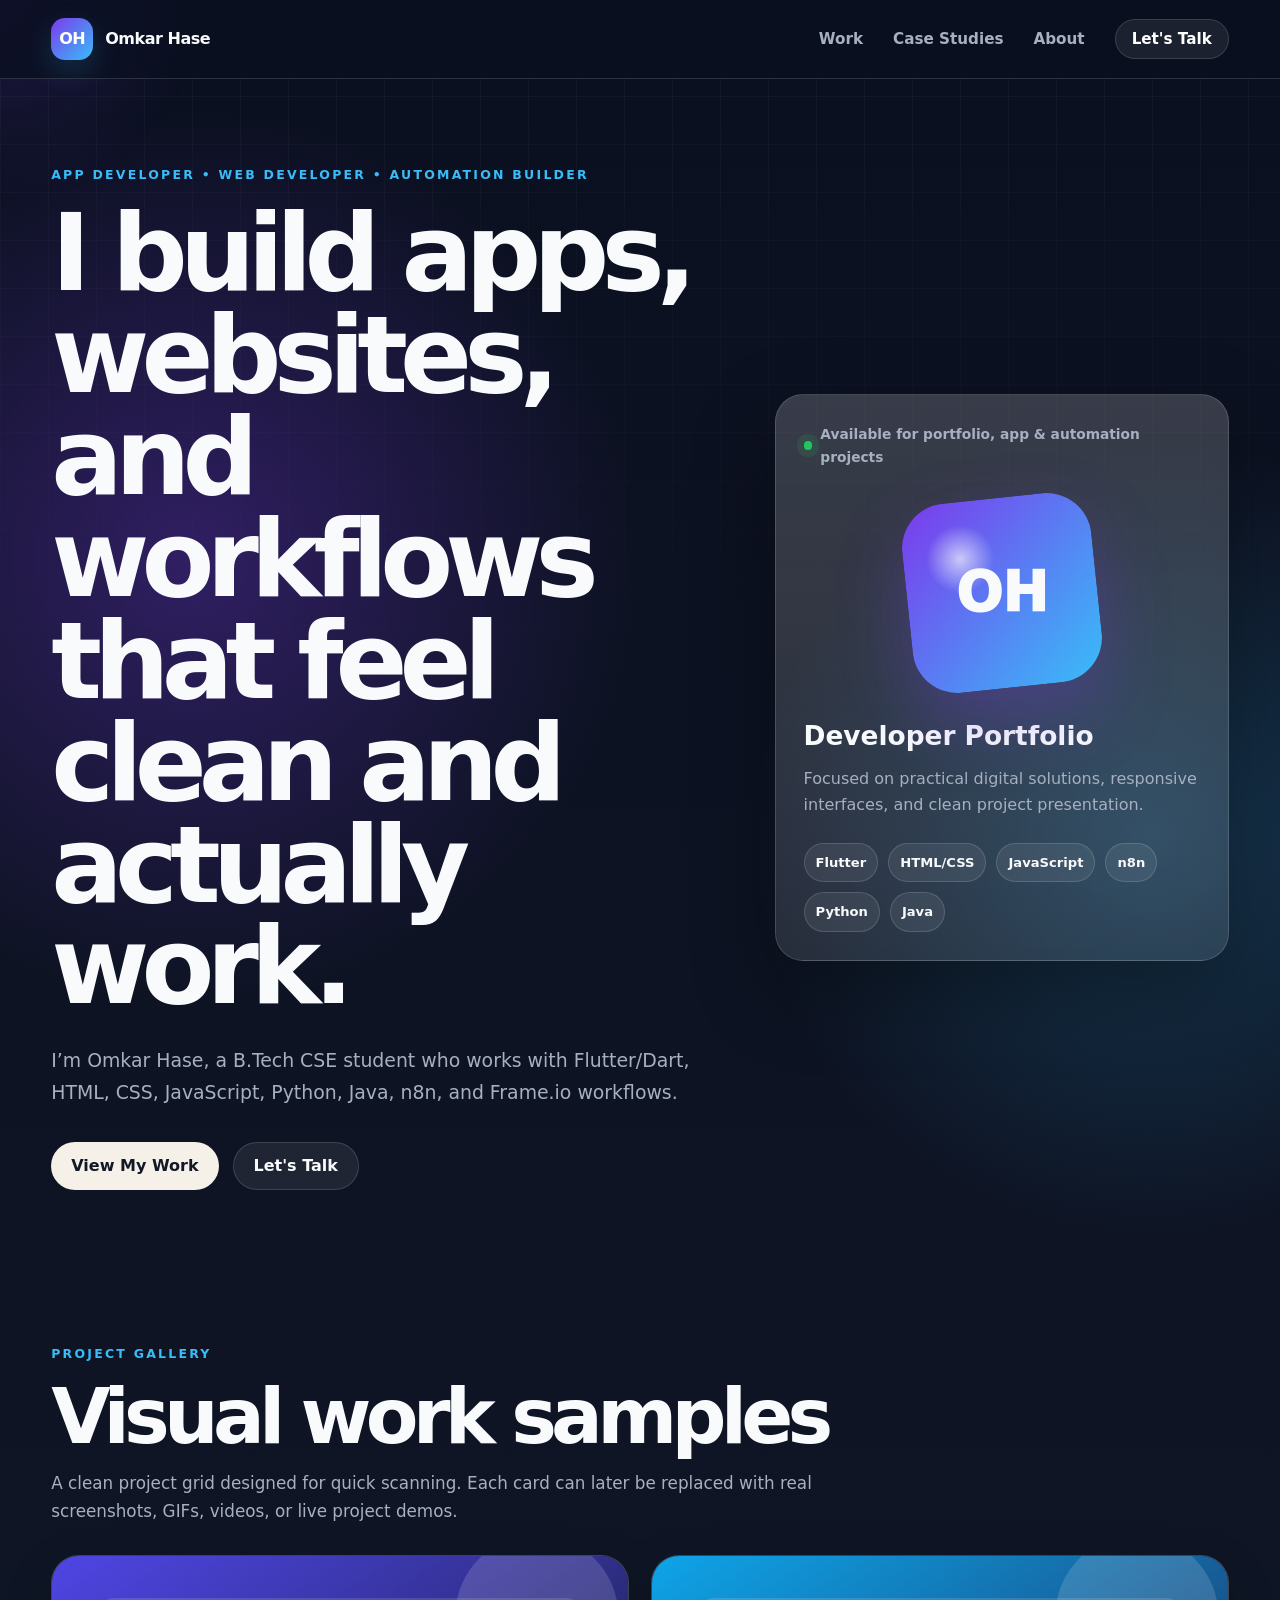
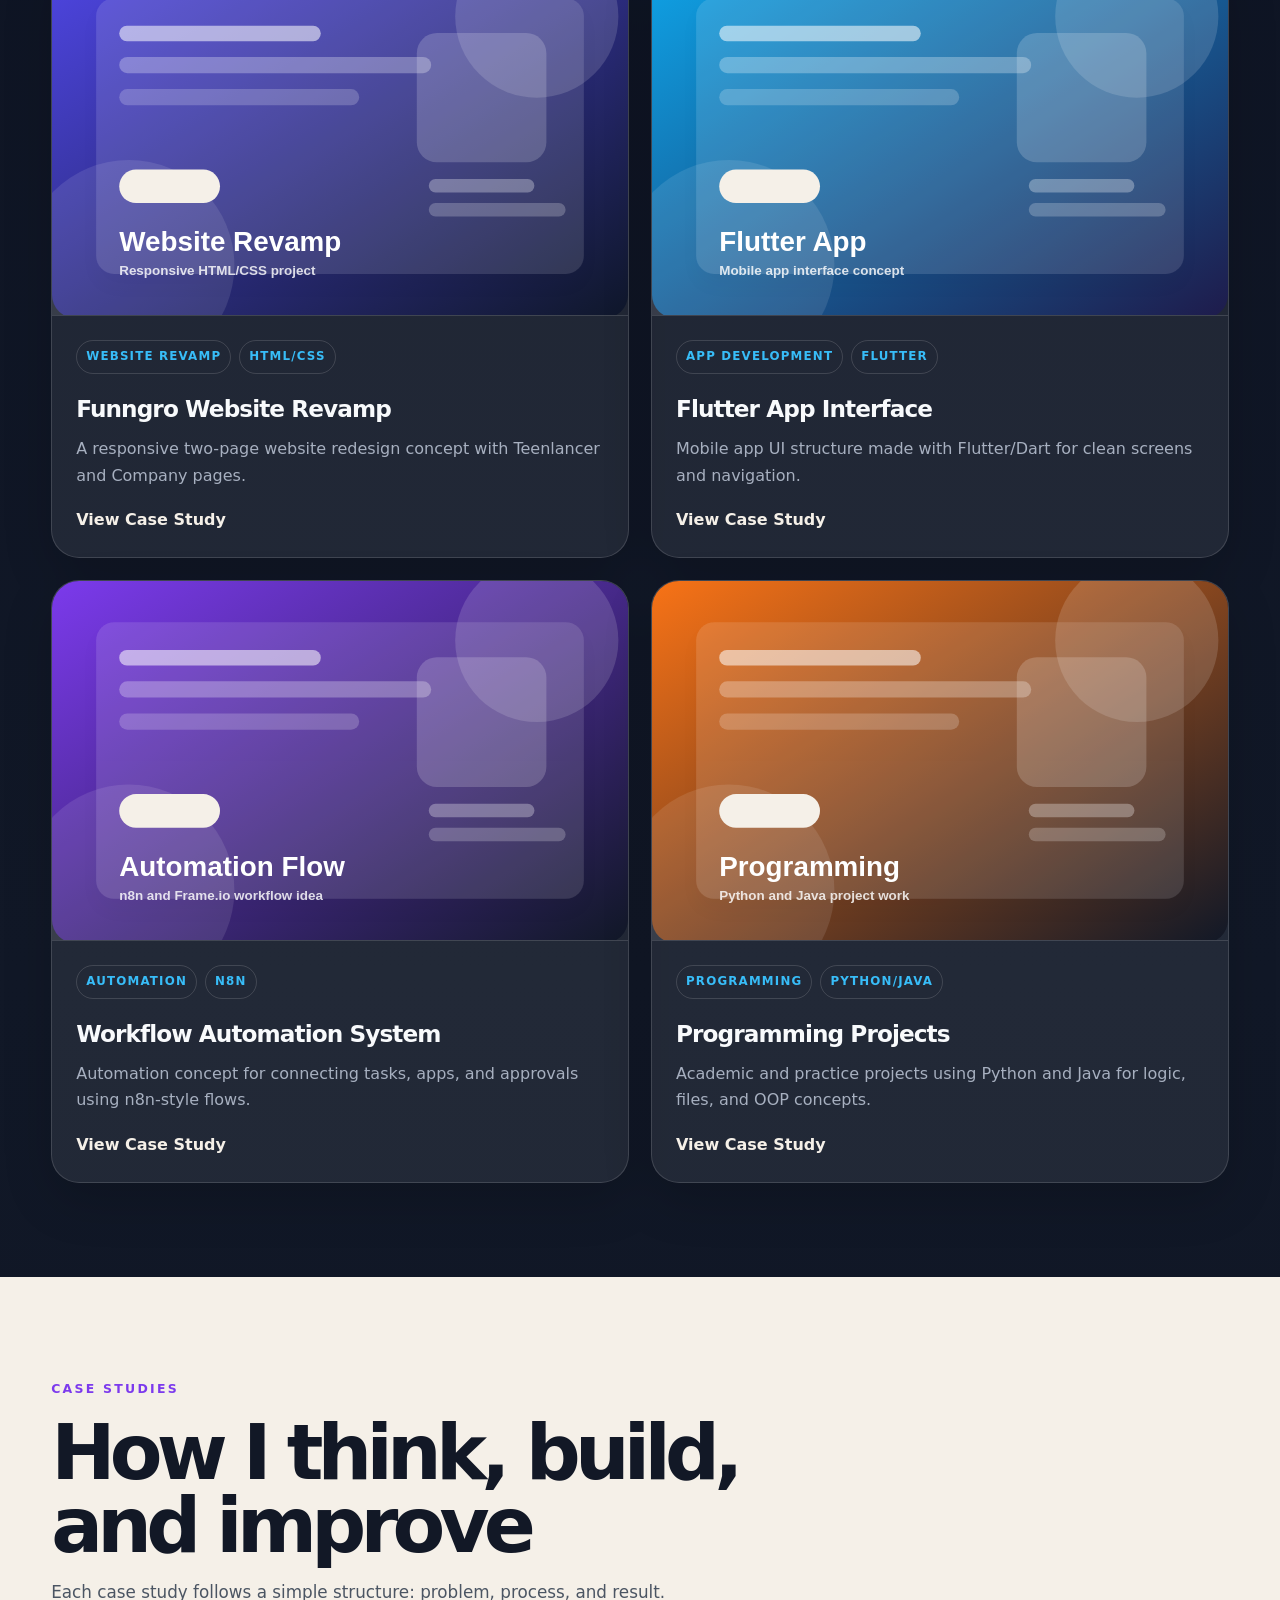
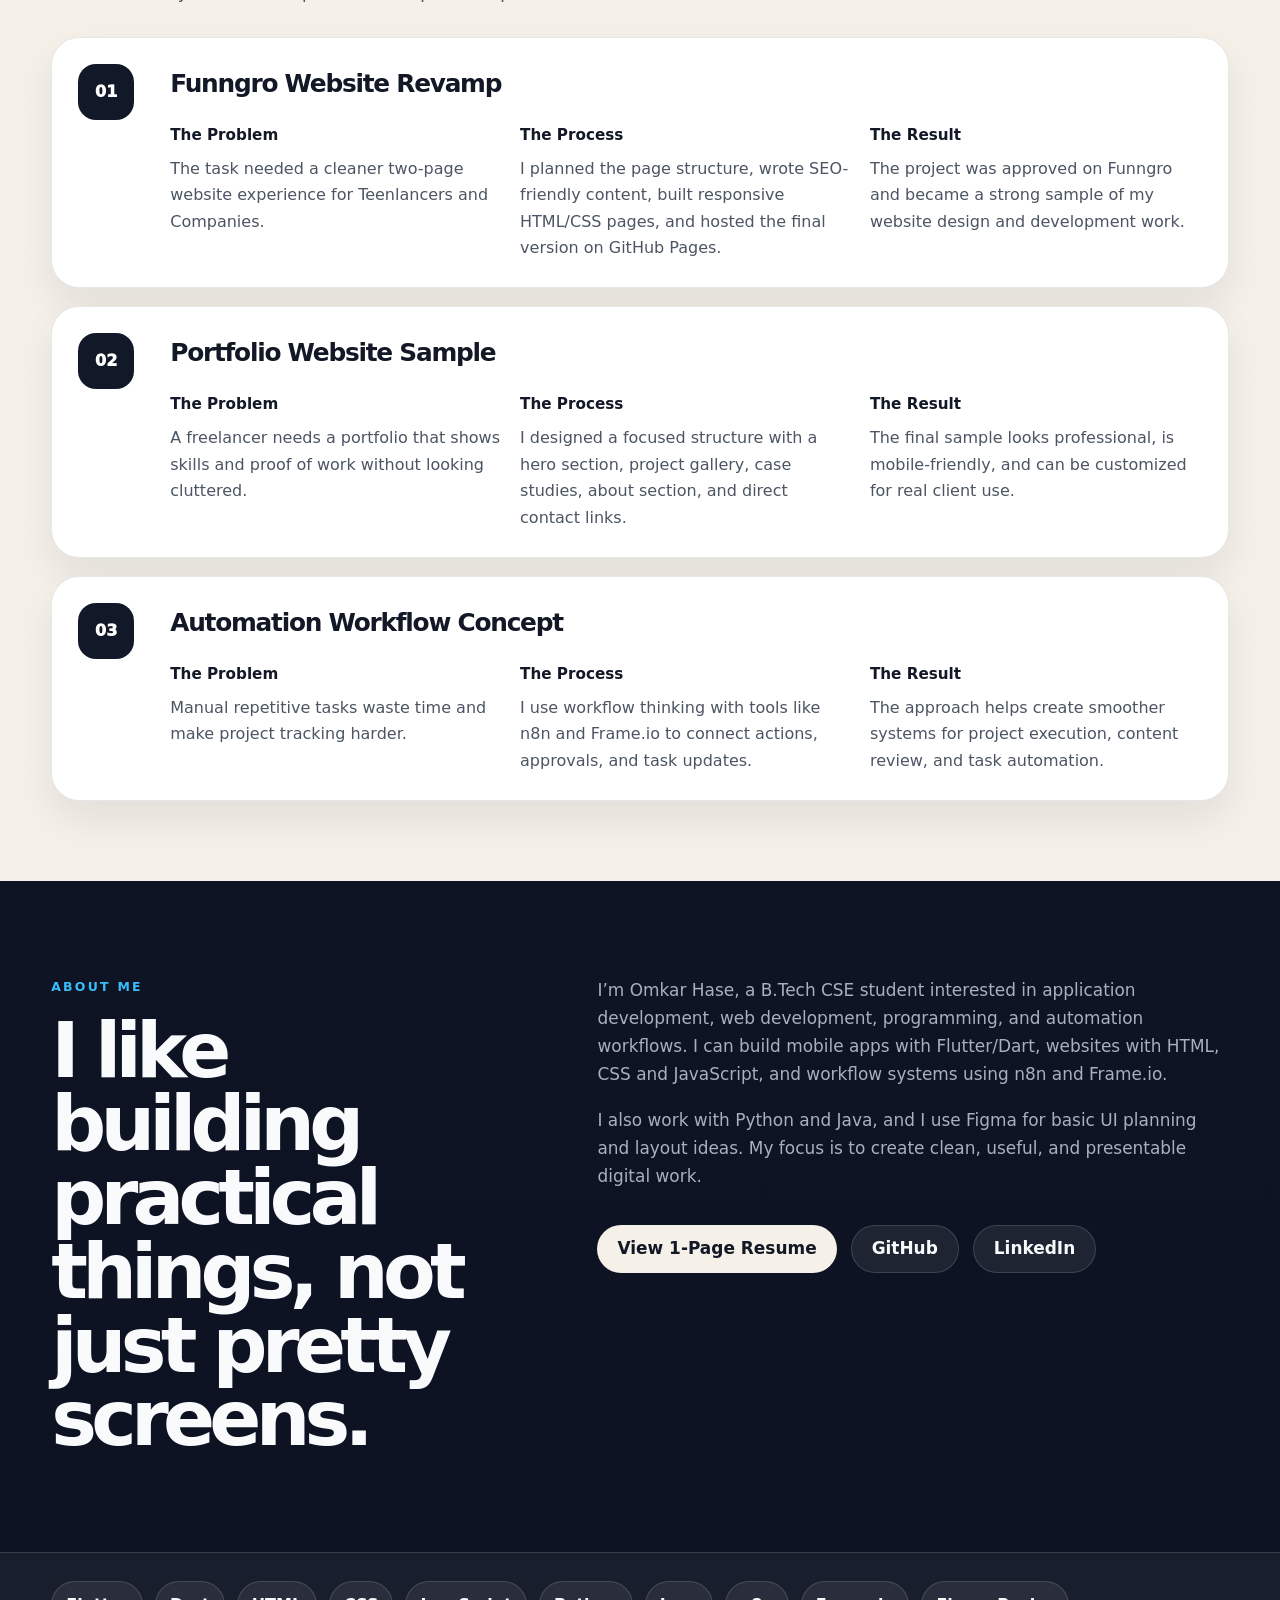
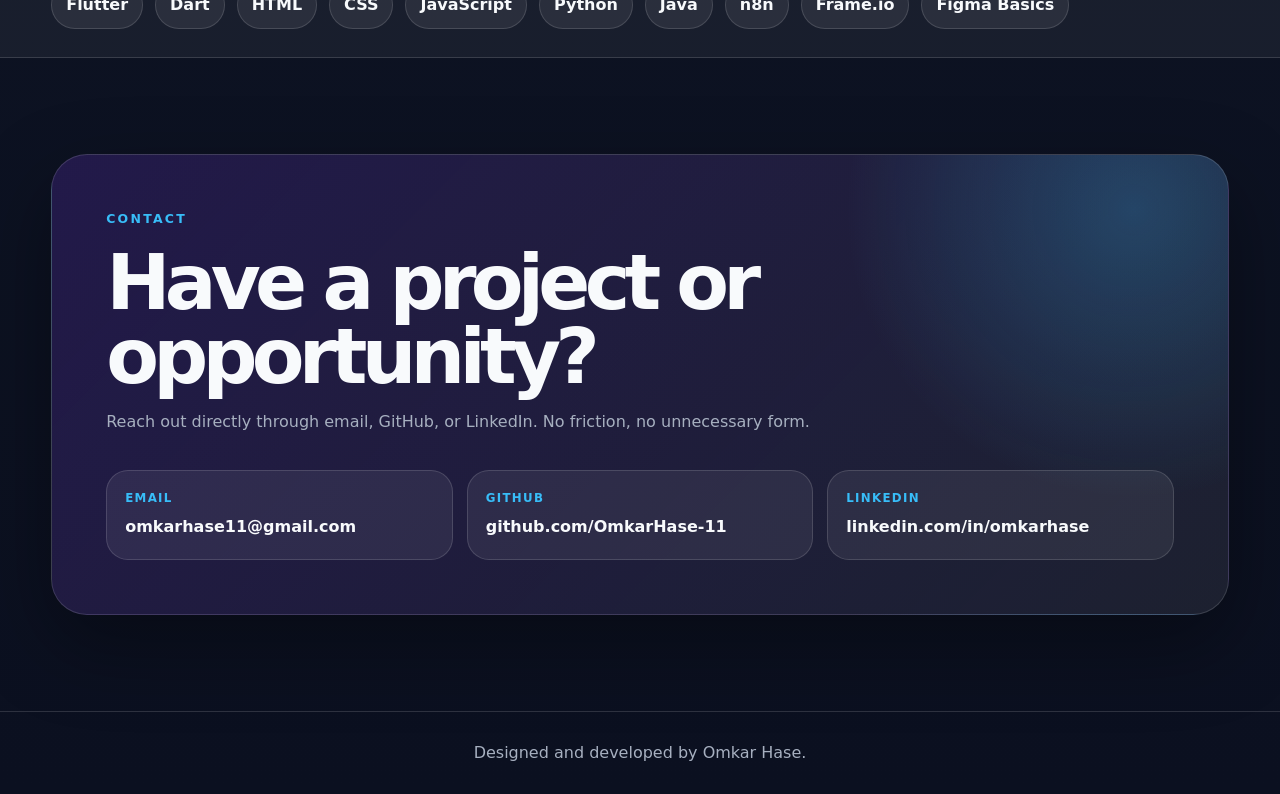
<file: index.html>
<!DOCTYPE html>
<html lang="en">
<head>
  <meta charset="UTF-8" />
  <meta name="viewport" content="width=device-width, initial-scale=1.0" />
  <meta name="description" content="Professional portfolio of Omkar Hase, an app developer, web developer, programmer, and automation workflow builder." />
  <meta name="keywords" content="Omkar Hase, portfolio, Flutter developer, web developer, n8n automation, Python developer, Java developer" />
  <meta name="author" content="Omkar Hase" />
  <title>Omkar Hase | Developer Portfolio</title>
  <link rel="stylesheet" href="style.css" />
</head>
<body>
  <div class="cursor-glow"></div>

  <header class="site-header">
    <nav class="navbar">
      <a href="#home" class="brand" aria-label="Omkar Hase portfolio home">
        <span class="brand-mark">OH</span>
        <span>Omkar Hase</span>
      </a>

      <button class="nav-toggle" id="navToggle" aria-label="Open navigation">
        <span></span><span></span>
      </button>

      <ul class="nav-menu" id="navMenu">
        <li><a href="#work">Work</a></li>
        <li><a href="#case-studies">Case Studies</a></li>
        <li><a href="#about">About</a></li>
        <li><a href="#contact" class="nav-cta">Let's Talk</a></li>
      </ul>
    </nav>
  </header>

  <main>
    <!-- HERO -->
    <section class="hero section-wrap" id="home">
      <div class="hero-grid">
        <div class="hero-copy">
          <p class="eyebrow">App Developer • Web Developer • Automation Builder</p>
          <h1>I build apps, websites, and workflows that feel clean and actually work.</h1>
          <p class="hero-text">
            I’m Omkar Hase, a B.Tech CSE student who works with Flutter/Dart, HTML, CSS,
            JavaScript, Python, Java, n8n, and Frame.io workflows.
          </p>
          <div class="hero-actions">
            <a href="#work" class="btn btn-primary">View My Work</a>
            <a href="#contact" class="btn btn-secondary">Let's Talk</a>
          </div>
        </div>

        <aside class="hero-panel" aria-label="Quick profile card">
          <div class="availability">
            <span></span> Available for portfolio, app & automation projects
          </div>
          <div class="profile-orb">
            <span>OH</span>
          </div>
          <h2>Developer Portfolio</h2>
          <p>Focused on practical digital solutions, responsive interfaces, and clean project presentation.</p>
          <div class="quick-stack">
            <span>Flutter</span>
            <span>HTML/CSS</span>
            <span>JavaScript</span>
            <span>n8n</span>
            <span>Python</span>
            <span>Java</span>
          </div>
        </aside>
      </div>
    </section>

    <!-- PROJECT GALLERY -->
    <section class="section-wrap" id="work">
      <div class="section-heading">
        <p class="eyebrow">Project Gallery</p>
        <h2>Visual work samples</h2>
        <p>
          A clean project grid designed for quick scanning. Each card can later be replaced with real
          screenshots, GIFs, videos, or live project demos.
        </p>
      </div>

      <div class="project-grid">
        <article class="project-card featured">
          <img src="funngro-revamp.svg" alt="Funngro website revamp project thumbnail" />
          <div class="project-content">
            <div class="project-meta">
              <span>Website Revamp</span>
              <span>HTML/CSS</span>
            </div>
            <h3>Funngro Website Revamp</h3>
            <p>A responsive two-page website redesign concept with Teenlancer and Company pages.</p>
            <a href="#case-studies">View Case Study</a>
          </div>
        </article>

        <article class="project-card">
          <img src="flutter-app.svg" alt="Flutter app project thumbnail" />
          <div class="project-content">
            <div class="project-meta">
              <span>App Development</span>
              <span>Flutter</span>
            </div>
            <h3>Flutter App Interface</h3>
            <p>Mobile app UI structure made with Flutter/Dart for clean screens and navigation.</p>
            <a href="#case-studies">View Case Study</a>
          </div>
        </article>

        <article class="project-card">
          <img src="automation-workflow.svg" alt="Automation workflow project thumbnail" />
          <div class="project-content">
            <div class="project-meta">
              <span>Automation</span>
              <span>n8n</span>
            </div>
            <h3>Workflow Automation System</h3>
            <p>Automation concept for connecting tasks, apps, and approvals using n8n-style flows.</p>
            <a href="#case-studies">View Case Study</a>
          </div>
        </article>

        <article class="project-card">
          <img src="programming-project.svg" alt="Programming project thumbnail" />
          <div class="project-content">
            <div class="project-meta">
              <span>Programming</span>
              <span>Python/Java</span>
            </div>
            <h3>Programming Projects</h3>
            <p>Academic and practice projects using Python and Java for logic, files, and OOP concepts.</p>
            <a href="#case-studies">View Case Study</a>
          </div>
        </article>
      </div>
    </section>

    <!-- CASE STUDIES -->
    <section class="case-section" id="case-studies">
      <div class="section-wrap">
        <div class="section-heading">
          <p class="eyebrow">Case Studies</p>
          <h2>How I think, build, and improve</h2>
          <p>Each case study follows a simple structure: problem, process, and result.</p>
        </div>

        <div class="case-list">
          <article class="case-card">
            <div class="case-number">01</div>
            <div>
              <h3>Funngro Website Revamp</h3>
              <div class="case-columns">
                <div>
                  <h4>The Problem</h4>
                  <p>The task needed a cleaner two-page website experience for Teenlancers and Companies.</p>
                </div>
                <div>
                  <h4>The Process</h4>
                  <p>I planned the page structure, wrote SEO-friendly content, built responsive HTML/CSS pages, and hosted the final version on GitHub Pages.</p>
                </div>
                <div>
                  <h4>The Result</h4>
                  <p>The project was approved on Funngro and became a strong sample of my website design and development work.</p>
                </div>
              </div>
            </div>
          </article>

          <article class="case-card">
            <div class="case-number">02</div>
            <div>
              <h3>Portfolio Website Sample</h3>
              <div class="case-columns">
                <div>
                  <h4>The Problem</h4>
                  <p>A freelancer needs a portfolio that shows skills and proof of work without looking cluttered.</p>
                </div>
                <div>
                  <h4>The Process</h4>
                  <p>I designed a focused structure with a hero section, project gallery, case studies, about section, and direct contact links.</p>
                </div>
                <div>
                  <h4>The Result</h4>
                  <p>The final sample looks professional, is mobile-friendly, and can be customized for real client use.</p>
                </div>
              </div>
            </div>
          </article>

          <article class="case-card">
            <div class="case-number">03</div>
            <div>
              <h3>Automation Workflow Concept</h3>
              <div class="case-columns">
                <div>
                  <h4>The Problem</h4>
                  <p>Manual repetitive tasks waste time and make project tracking harder.</p>
                </div>
                <div>
                  <h4>The Process</h4>
                  <p>I use workflow thinking with tools like n8n and Frame.io to connect actions, approvals, and task updates.</p>
                </div>
                <div>
                  <h4>The Result</h4>
                  <p>The approach helps create smoother systems for project execution, content review, and task automation.</p>
                </div>
              </div>
            </div>
          </article>
        </div>
      </div>
    </section>

    <!-- ABOUT -->
    <section class="section-wrap about-section" id="about">
      <div class="about-grid">
        <div>
          <p class="eyebrow">About Me</p>
          <h2>I like building practical things, not just pretty screens.</h2>
        </div>
        <div class="about-copy">
          <p>
            I’m Omkar Hase, a B.Tech CSE student interested in application development,
            web development, programming, and automation workflows. I can build mobile apps with
            Flutter/Dart, websites with HTML, CSS and JavaScript, and workflow systems using n8n
            and Frame.io.
          </p>
          <p>
            I also work with Python and Java, and I use Figma for basic UI planning and layout ideas.
            My focus is to create clean, useful, and presentable digital work.
          </p>
          <div class="about-actions">
            <a href="resume.html" class="btn btn-primary">View 1-Page Resume</a>
            <a href="https://github.com/OmkarHase-11" target="_blank" rel="noreferrer" class="btn btn-secondary">GitHub</a>
            <a href="https://www.linkedin.com/in/omkarhase/" target="_blank" rel="noreferrer" class="btn btn-secondary">LinkedIn</a>
          </div>
        </div>
      </div>
    </section>

    <!-- SKILLS STRIP -->
    <section class="skills-strip" aria-label="Skills list">
      <div class="skills-track">
        <span>Flutter</span>
        <span>Dart</span>
        <span>HTML</span>
        <span>CSS</span>
        <span>JavaScript</span>
        <span>Python</span>
        <span>Java</span>
        <span>n8n</span>
        <span>Frame.io</span>
        <span>Figma Basics</span>
      </div>
    </section>

    <!-- CONTACT -->
    <section class="section-wrap contact-section" id="contact">
      <div class="contact-card">
        <p class="eyebrow">Contact</p>
        <h2>Have a project or opportunity?</h2>
        <p>
          Reach out directly through email, GitHub, or LinkedIn. No friction, no unnecessary form.
        </p>

        <div class="contact-links">
          <a href="mailto:omkarhase11@gmail.com">
            <span>Email</span>
            omkarhase11@gmail.com
          </a>
          <a href="https://github.com/OmkarHase-11" target="_blank" rel="noreferrer">
            <span>GitHub</span>
            github.com/OmkarHase-11
          </a>
          <a href="https://www.linkedin.com/in/omkarhase/" target="_blank" rel="noreferrer">
            <span>LinkedIn</span>
            linkedin.com/in/omkarhase
          </a>
        </div>
      </div>
    </section>
  </main>

  <footer class="footer">
    <p>Designed and developed by Omkar Hase.</p>
  </footer>

  <script src="script.js"></script>
</body>
</html>
</file>
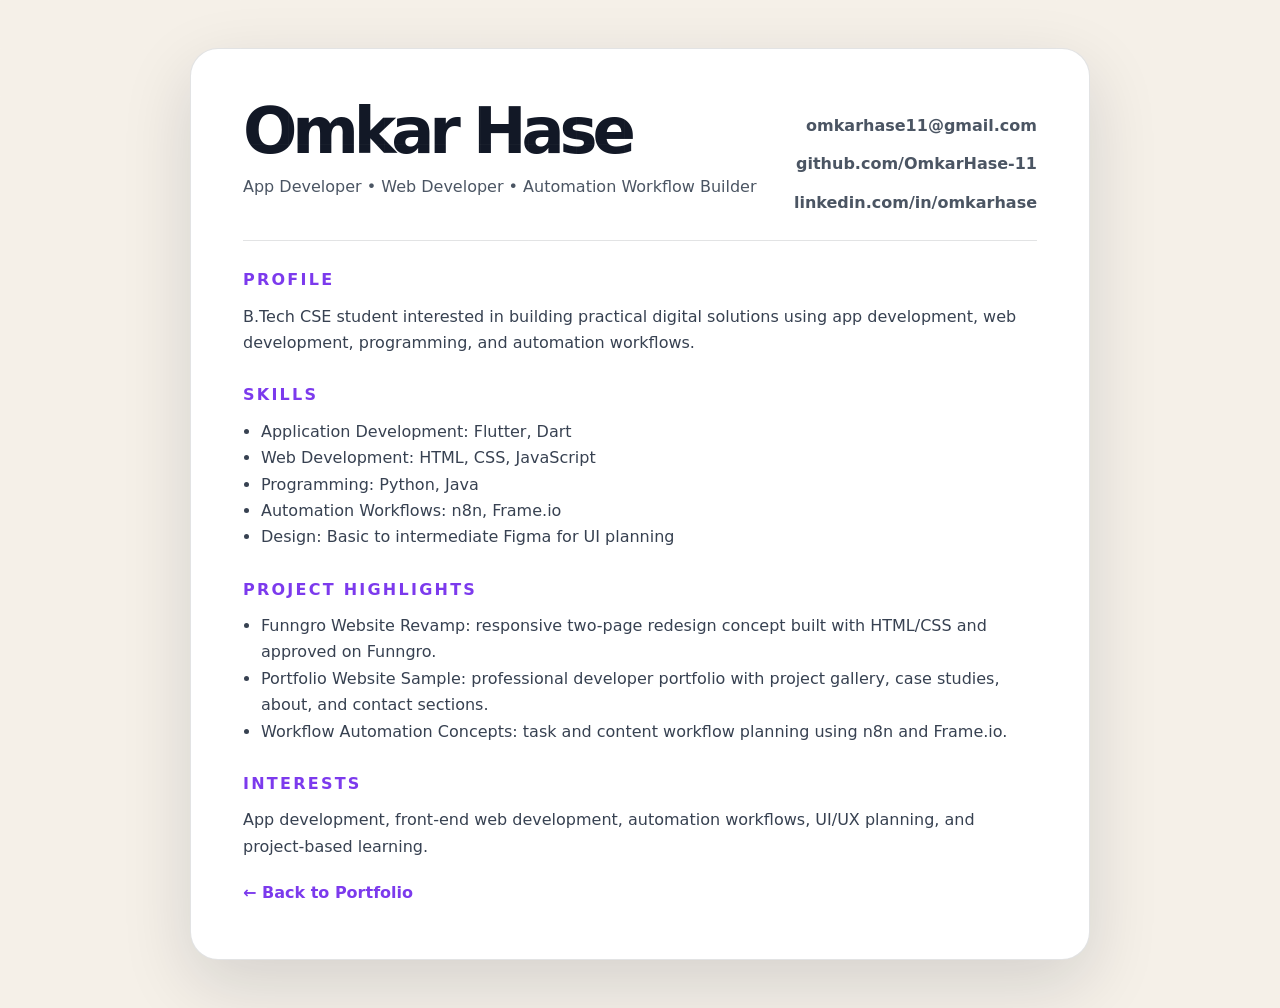
<file: resume.html>
<!DOCTYPE html>
<html lang="en">
<head>
  <meta charset="UTF-8" />
  <meta name="viewport" content="width=device-width, initial-scale=1.0" />
  <title>Omkar Hase | 1-Page Resume</title>
  <link rel="stylesheet" href="style.css" />
</head>
<body class="resume-page">
  <main class="resume-sheet">
    <section class="resume-head">
      <div>
        <h1>Omkar Hase</h1>
        <p>App Developer • Web Developer • Automation Workflow Builder</p>
      </div>
      <div class="resume-contact">
        <p>omkarhase11@gmail.com</p>
        <p>github.com/OmkarHase-11</p>
        <p>linkedin.com/in/omkarhase</p>
      </div>
    </section>

    <section class="resume-block">
      <h2>Profile</h2>
      <p>
        B.Tech CSE student interested in building practical digital solutions using app development,
        web development, programming, and automation workflows.
      </p>
    </section>

    <section class="resume-block">
      <h2>Skills</h2>
      <ul class="resume-list">
        <li>Application Development: Flutter, Dart</li>
        <li>Web Development: HTML, CSS, JavaScript</li>
        <li>Programming: Python, Java</li>
        <li>Automation Workflows: n8n, Frame.io</li>
        <li>Design: Basic to intermediate Figma for UI planning</li>
      </ul>
    </section>

    <section class="resume-block">
      <h2>Project Highlights</h2>
      <ul class="resume-list">
        <li>Funngro Website Revamp: responsive two-page redesign concept built with HTML/CSS and approved on Funngro.</li>
        <li>Portfolio Website Sample: professional developer portfolio with project gallery, case studies, about, and contact sections.</li>
        <li>Workflow Automation Concepts: task and content workflow planning using n8n and Frame.io.</li>
      </ul>
    </section>

    <section class="resume-block">
      <h2>Interests</h2>
      <p>App development, front-end web development, automation workflows, UI/UX planning, and project-based learning.</p>
    </section>

    <a class="back-home" href="index.html">← Back to Portfolio</a>
  </main>
</body>
</html>
</file>
<file: style.css>
/* Professional Portfolio Theme: midnight, soft ivory, electric blue */
:root {
  --bg: #0b1020;
  --bg-2: #111827;
  --surface: rgba(255, 255, 255, 0.075);
  --surface-strong: rgba(255, 255, 255, 0.12);
  --text: #f8fafc;
  --muted: #a7b0c0;
  --line: rgba(255, 255, 255, 0.14);
  --accent: #7c3aed;
  --accent-2: #38bdf8;
  --warm: #f5f0e8;
  --dark-text: #121826;
  --radius: 28px;
  --shadow: 0 30px 80px rgba(0, 0, 0, 0.35);
}

* {
  box-sizing: border-box;
  margin: 0;
  padding: 0;
}

html {
  scroll-behavior: smooth;
}

body {
  min-height: 100vh;
  background:
    radial-gradient(circle at 15% 10%, rgba(124, 58, 237, 0.32), transparent 28rem),
    radial-gradient(circle at 90% 15%, rgba(56, 189, 248, 0.22), transparent 25rem),
    linear-gradient(180deg, #0b1020 0%, #111827 46%, #0b1020 100%);
  color: var(--text);
  font-family: Inter, ui-sans-serif, system-ui, -apple-system, BlinkMacSystemFont, "Segoe UI", Arial, sans-serif;
  line-height: 1.65;
  overflow-x: hidden;
}

body::before {
  content: "";
  position: fixed;
  inset: 0;
  pointer-events: none;
  background-image:
    linear-gradient(rgba(255,255,255,0.035) 1px, transparent 1px),
    linear-gradient(90deg, rgba(255,255,255,0.035) 1px, transparent 1px);
  background-size: 48px 48px;
  mask-image: linear-gradient(to bottom, black, transparent 85%);
}

a {
  color: inherit;
  text-decoration: none;
}

img {
  width: 100%;
  display: block;
}

.cursor-glow {
  position: fixed;
  width: 480px;
  height: 480px;
  border-radius: 50%;
  background: radial-gradient(circle, rgba(124, 58, 237, 0.16), transparent 60%);
  transform: translate(-50%, -50%);
  pointer-events: none;
  z-index: 0;
}

.site-header {
  position: sticky;
  top: 0;
  z-index: 99;
  border-bottom: 1px solid var(--line);
  background: rgba(11, 16, 32, 0.78);
  backdrop-filter: blur(20px);
}

.navbar {
  width: min(1180px, 92%);
  height: 78px;
  margin: auto;
  display: flex;
  align-items: center;
  justify-content: space-between;
}

.brand {
  display: inline-flex;
  gap: 12px;
  align-items: center;
  font-weight: 800;
  letter-spacing: -0.03em;
}

.brand-mark {
  width: 42px;
  height: 42px;
  border-radius: 14px;
  display: grid;
  place-items: center;
  background: linear-gradient(135deg, var(--accent), var(--accent-2));
  color: white;
  font-weight: 900;
  box-shadow: 0 12px 30px rgba(56, 189, 248, 0.18);
}

.nav-menu {
  list-style: none;
  display: flex;
  align-items: center;
  gap: 30px;
}

.nav-menu a {
  color: var(--muted);
  font-weight: 700;
  font-size: 0.95rem;
}

.nav-menu a:hover {
  color: var(--text);
}

.nav-cta {
  color: white !important;
  padding: 10px 16px;
  border: 1px solid var(--line);
  border-radius: 999px;
  background: var(--surface);
}

.nav-toggle {
  display: none;
  width: 46px;
  height: 46px;
  border: 1px solid var(--line);
  border-radius: 14px;
  background: var(--surface);
}

.nav-toggle span {
  display: block;
  width: 20px;
  height: 2px;
  margin: 5px auto;
  background: white;
  border-radius: 999px;
}

.section-wrap {
  position: relative;
  z-index: 1;
  width: min(1180px, 92%);
  margin: auto;
}

.hero {
  padding: 86px 0 70px;
}

.hero-grid {
  display: grid;
  grid-template-columns: 1.08fr 0.72fr;
  gap: 42px;
  align-items: center;
}

.eyebrow {
  color: var(--accent-2);
  text-transform: uppercase;
  font-size: 0.78rem;
  letter-spacing: 0.18em;
  font-weight: 900;
  margin-bottom: 16px;
}

.hero h1,
.section-heading h2,
.about-grid h2,
.contact-card h2 {
  letter-spacing: -0.075em;
  line-height: 0.96;
}

.hero h1 {
  font-size: clamp(3.15rem, 8.3vw, 6.9rem);
  max-width: 860px;
}

.hero-text {
  max-width: 720px;
  margin-top: 28px;
  color: var(--muted);
  font-size: clamp(1rem, 2vw, 1.18rem);
}

.hero-actions,
.about-actions {
  display: flex;
  flex-wrap: wrap;
  gap: 14px;
  margin-top: 34px;
}

.btn {
  display: inline-flex;
  align-items: center;
  justify-content: center;
  min-height: 48px;
  padding: 0 20px;
  border-radius: 999px;
  font-weight: 900;
  transition: 0.2s ease;
}

.btn:hover {
  transform: translateY(-2px);
}

.btn-primary {
  background: var(--warm);
  color: var(--dark-text);
}

.btn-secondary {
  border: 1px solid var(--line);
  background: var(--surface);
  color: var(--text);
}

.hero-panel {
  border: 1px solid var(--line);
  background:
    linear-gradient(180deg, rgba(255,255,255,0.14), rgba(255,255,255,0.06)),
    rgba(255,255,255,0.05);
  border-radius: var(--radius);
  padding: 28px;
  box-shadow: var(--shadow);
}

.availability {
  display: inline-flex;
  align-items: center;
  gap: 8px;
  color: var(--muted);
  font-size: 0.86rem;
  font-weight: 800;
  margin-bottom: 30px;
}

.availability span {
  width: 9px;
  height: 9px;
  border-radius: 50%;
  background: #22c55e;
  box-shadow: 0 0 0 7px rgba(34,197,94,0.12);
}

.profile-orb {
  width: 190px;
  height: 190px;
  margin: 0 auto 26px;
  border-radius: 45px;
  display: grid;
  place-items: center;
  background:
    radial-gradient(circle at 30% 30%, rgba(255,255,255,0.65), transparent 18%),
    linear-gradient(135deg, var(--accent), var(--accent-2));
  transform: rotate(-6deg);
  box-shadow: 0 30px 70px rgba(124, 58, 237, 0.30);
}

.profile-orb span {
  transform: rotate(6deg);
  font-size: 3.4rem;
  font-weight: 950;
}

.hero-panel h2 {
  font-size: 1.65rem;
  margin-bottom: 8px;
}

.hero-panel p {
  color: var(--muted);
}

.quick-stack {
  margin-top: 24px;
  display: flex;
  flex-wrap: wrap;
  gap: 10px;
}

.quick-stack span {
  padding: 8px 11px;
  border-radius: 999px;
  background: var(--surface);
  border: 1px solid var(--line);
  color: var(--text);
  font-weight: 800;
  font-size: 0.82rem;
}

.section-heading {
  margin: 84px 0 30px;
  max-width: 810px;
}

.section-heading h2 {
  font-size: clamp(2.4rem, 6vw, 4.8rem);
}

.section-heading > p:not(.eyebrow) {
  color: var(--muted);
  margin-top: 16px;
  font-size: 1.05rem;
}

.project-grid {
  display: grid;
  grid-template-columns: repeat(2, 1fr);
  gap: 22px;
}

.project-card {
  overflow: hidden;
  border: 1px solid var(--line);
  background: var(--surface);
  border-radius: var(--radius);
  box-shadow: 0 18px 50px rgba(0,0,0,0.16);
}

.project-card img {
  aspect-ratio: 16 / 10;
  object-fit: cover;
  border-bottom: 1px solid var(--line);
}

.project-content {
  padding: 24px;
}

.project-meta {
  display: flex;
  flex-wrap: wrap;
  gap: 8px;
  margin-bottom: 16px;
}

.project-meta span {
  font-size: 0.74rem;
  text-transform: uppercase;
  letter-spacing: 0.1em;
  font-weight: 900;
  color: var(--accent-2);
  border: 1px solid var(--line);
  border-radius: 999px;
  padding: 6px 9px;
}

.project-content h3 {
  font-size: 1.45rem;
  margin-bottom: 8px;
  letter-spacing: -0.04em;
}

.project-content p {
  color: var(--muted);
}

.project-content a {
  display: inline-flex;
  margin-top: 18px;
  color: var(--warm);
  font-weight: 900;
}

.case-section {
  position: relative;
  z-index: 1;
  margin-top: 94px;
  padding: 18px 0 80px;
  background: var(--warm);
  color: var(--dark-text);
}

.case-section .eyebrow {
  color: var(--accent);
}

.case-section .section-heading > p:not(.eyebrow),
.case-card p {
  color: #4b5563;
}

.case-list {
  display: grid;
  gap: 18px;
}

.case-card {
  display: grid;
  grid-template-columns: 74px 1fr;
  gap: 18px;
  padding: 26px;
  border-radius: var(--radius);
  background: white;
  border: 1px solid rgba(17,24,39,0.10);
  box-shadow: 0 18px 40px rgba(17,24,39,0.08);
}

.case-number {
  width: 56px;
  height: 56px;
  border-radius: 18px;
  background: #111827;
  color: white;
  display: grid;
  place-items: center;
  font-weight: 950;
}

.case-card h3 {
  font-size: 1.55rem;
  letter-spacing: -0.05em;
  margin-bottom: 18px;
}

.case-columns {
  display: grid;
  grid-template-columns: repeat(3, 1fr);
  gap: 18px;
}

.case-columns h4 {
  margin-bottom: 8px;
  font-size: 0.95rem;
}

.about-section {
  padding: 96px 0;
}

.about-grid {
  display: grid;
  grid-template-columns: 0.86fr 1.14fr;
  gap: 70px;
  align-items: start;
}

.about-grid h2 {
  font-size: clamp(2.5rem, 6vw, 4.8rem);
}

.about-copy {
  color: var(--muted);
  font-size: 1.06rem;
}

.about-copy p + p {
  margin-top: 18px;
}

.skills-strip {
  position: relative;
  z-index: 1;
  overflow: hidden;
  border-block: 1px solid var(--line);
  background: rgba(255, 255, 255, 0.05);
}

.skills-track {
  width: min(1180px, 92%);
  margin: auto;
  display: flex;
  flex-wrap: wrap;
  gap: 12px;
  padding: 28px 0;
}

.skills-track span {
  border: 1px solid var(--line);
  border-radius: 999px;
  padding: 10px 14px;
  font-weight: 900;
  color: var(--text);
  background: var(--surface);
}

.contact-section {
  padding: 96px 0;
}

.contact-card {
  border-radius: 36px;
  padding: clamp(28px, 5vw, 54px);
  background:
    radial-gradient(circle at 92% 12%, rgba(56, 189, 248, 0.24), transparent 18rem),
    linear-gradient(135deg, rgba(124, 58, 237, 0.20), rgba(255,255,255,0.07));
  border: 1px solid var(--line);
  box-shadow: var(--shadow);
}

.contact-card h2 {
  font-size: clamp(2.4rem, 6vw, 5rem);
}

.contact-card p:not(.eyebrow) {
  color: var(--muted);
  max-width: 720px;
  margin-top: 16px;
}

.contact-links {
  margin-top: 34px;
  display: grid;
  grid-template-columns: repeat(3, 1fr);
  gap: 14px;
}

.contact-links a {
  border: 1px solid var(--line);
  background: rgba(255, 255, 255, 0.07);
  border-radius: 22px;
  padding: 18px;
  color: var(--text);
  font-weight: 800;
  overflow-wrap: anywhere;
}

.contact-links span {
  display: block;
  color: var(--accent-2);
  text-transform: uppercase;
  letter-spacing: 0.11em;
  font-size: 0.74rem;
  margin-bottom: 6px;
}

.footer {
  position: relative;
  z-index: 1;
  color: var(--muted);
  text-align: center;
  border-top: 1px solid var(--line);
  padding: 28px 20px;
}

/* Resume page */
.resume-page {
  background: var(--warm);
  color: var(--dark-text);
}

.resume-sheet {
  width: min(900px, 92%);
  margin: 48px auto;
  background: white;
  border: 1px solid rgba(17,24,39,0.12);
  border-radius: 28px;
  padding: clamp(28px, 5vw, 52px);
  box-shadow: 0 24px 70px rgba(17,24,39,0.14);
}

.resume-head {
  display: flex;
  justify-content: space-between;
  gap: 28px;
  border-bottom: 1px solid rgba(17,24,39,0.12);
  padding-bottom: 24px;
  margin-bottom: 24px;
}

.resume-head h1 {
  font-size: clamp(2.2rem, 6vw, 4rem);
  letter-spacing: -0.08em;
  line-height: 0.95;
}

.resume-head p {
  color: #4b5563;
  margin-top: 12px;
}

.resume-contact {
  text-align: right;
  color: #4b5563;
  font-weight: 700;
}

.resume-block {
  margin-top: 26px;
}

.resume-block h2 {
  font-size: 1rem;
  text-transform: uppercase;
  letter-spacing: 0.14em;
  color: var(--accent);
  margin-bottom: 10px;
}

.resume-block p,
.resume-block li {
  color: #374151;
}

.resume-list {
  padding-left: 18px;
}

.back-home {
  display: inline-flex;
  margin: 20px 0 0;
  color: var(--accent);
  font-weight: 900;
}

@media (max-width: 920px) {
  .nav-toggle {
    display: block;
  }

  .nav-menu {
    position: absolute;
    top: 78px;
    left: 4%;
    right: 4%;
    display: none;
    flex-direction: column;
    align-items: flex-start;
    padding: 18px;
    border: 1px solid var(--line);
    border-radius: 22px;
    background: rgba(11, 16, 32, 0.96);
    box-shadow: var(--shadow);
  }

  .nav-menu.show {
    display: flex;
  }

  .hero-grid,
  .about-grid,
  .project-grid,
  .case-columns,
  .contact-links {
    grid-template-columns: 1fr;
  }

  .hero {
    padding-top: 54px;
  }

  .case-card {
    grid-template-columns: 1fr;
  }

  .resume-head {
    flex-direction: column;
  }

  .resume-contact {
    text-align: left;
  }
}

@media (max-width: 560px) {
  .hero h1 {
    font-size: 3rem;
  }

  .profile-orb {
    width: 145px;
    height: 145px;
    border-radius: 34px;
  }

  .hero-panel,
  .project-content,
  .case-card {
    padding: 20px;
  }
}
</file>
